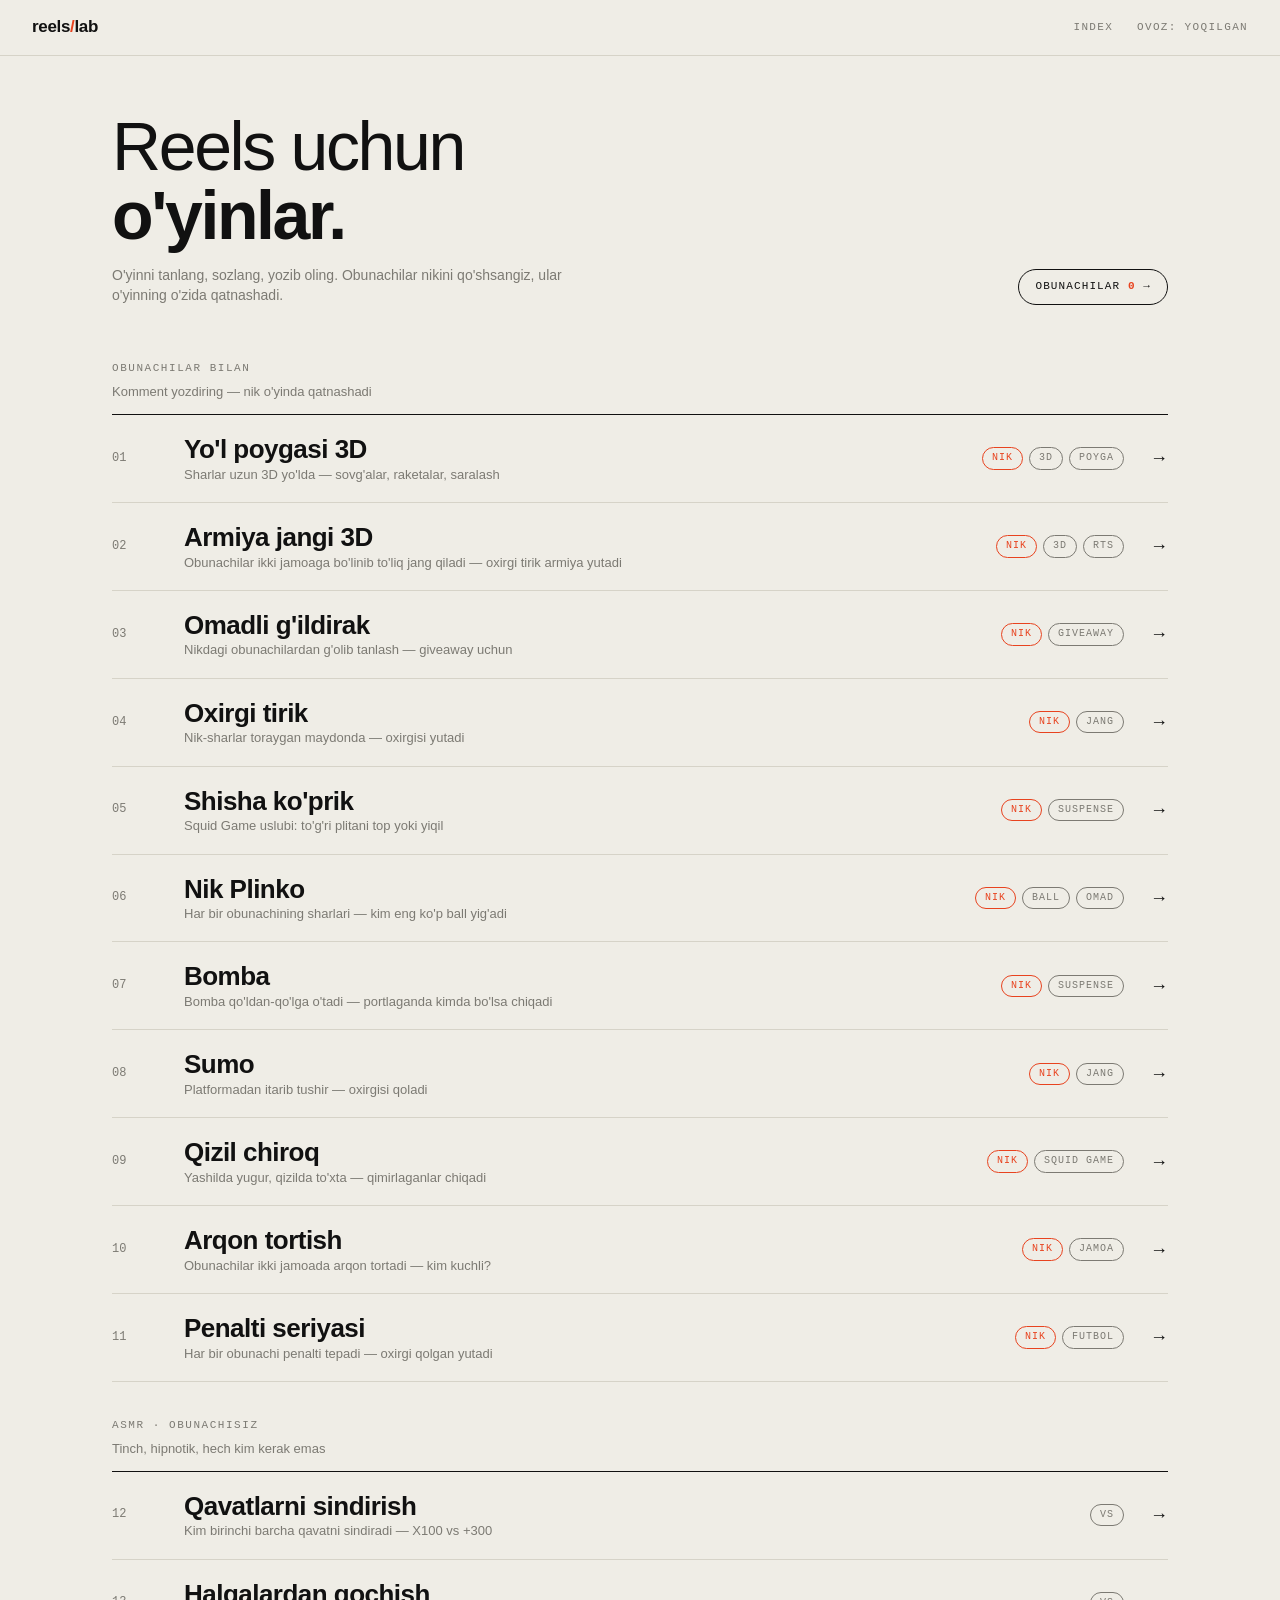
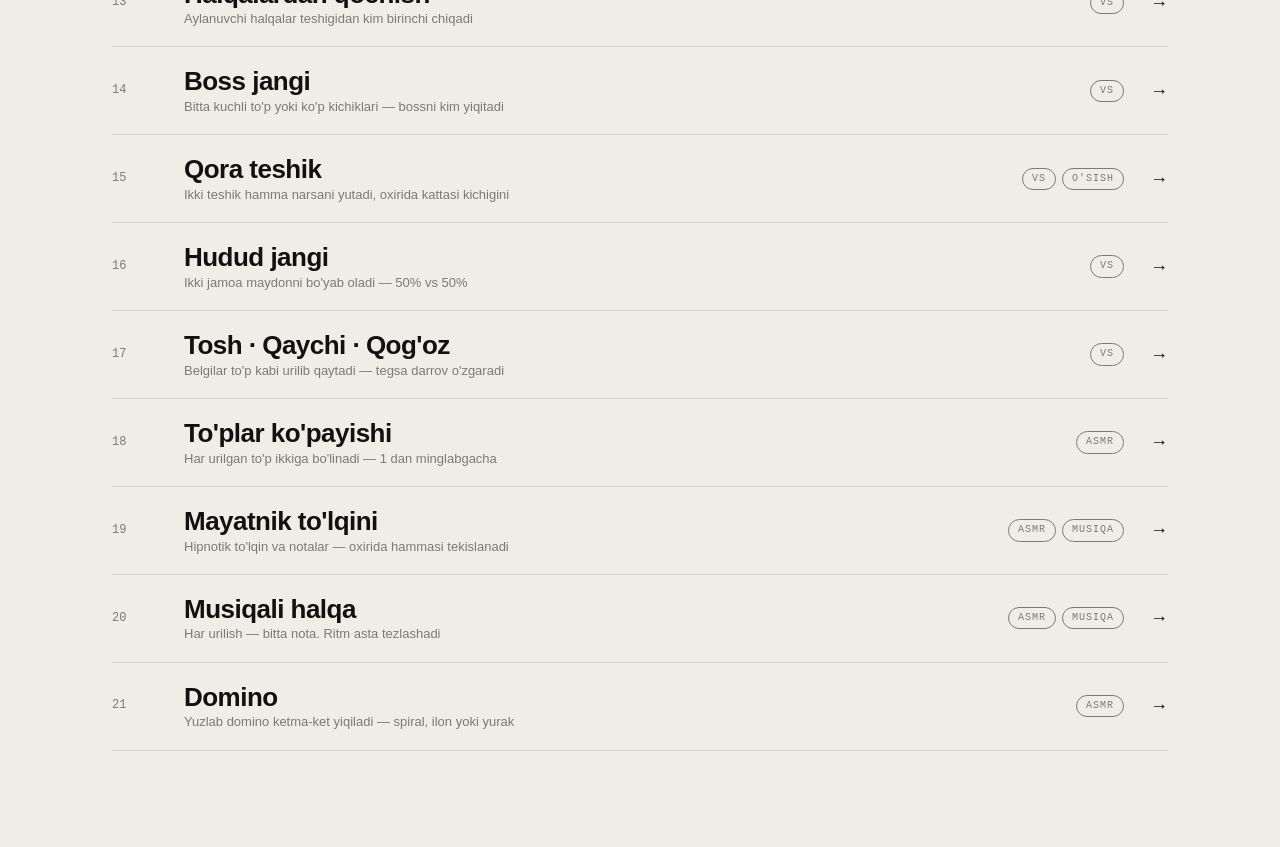
<file: index.html>
<!DOCTYPE html>
<html lang="uz">
<head>
    <meta charset="UTF-8">
    <meta name="viewport" content="width=device-width, initial-scale=1">
    <title>Reels Lab — Reels uchun o'yinlar</title>
    <link rel="stylesheet" href="css/app.css">
</head>
<body>
    <header class="bar">
        <div class="mark">reels<i>/</i>lab</div>
        <nav>
            <button class="link" id="navHome">Index</button>
            <button class="link" id="navMute">Ovoz: yoqilgan</button>
        </nav>
    </header>

    <!-- BOSH SAHIFA -->
    <main id="home" class="home">
        <div class="hero">
            <div>
                <h1>Reels uchun<br><b>o'yinlar.</b></h1>
                <p>O'yinni tanlang, sozlang, yozib oling. Obunachilar nikini qo'shsangiz, ular o'yinning o'zida qatnashadi.</p>
            </div>
            <button class="roster-chip" id="homeRoster">Obunachilar <b id="homeRosterCount">0</b> →</button>
        </div>
        <div id="index"></div>
    </main>

    <!-- STUDIYA -->
    <main id="studio" class="studio" hidden>
        <section class="stage-col">
            <div class="phone">
                <canvas id="stage"></canvas>
                <div class="gate" id="gate" hidden>
                    <div class="gate-card">
                        <div class="gate-kicker">Tayyor</div>
                        <h3>Boshlashdan oldin</h3>
                        <p>Videoga yozib olib boshlaymizmi yoki shunchaki ko'rib chiqamizmi?</p>
                        <button class="btn solid wide" id="gateRec">● Yozib boshlash</button>
                        <button class="btn wide" id="gatePlay">▶ Yozuvsiz boshlash</button>
                    </div>
                </div>
            </div>
            <div class="controls">
                <button class="btn" id="btnRestart">↻ Qayta</button>
                <button class="btn" id="btnPause">Pauza</button>
                <button class="btn rec" id="btnRec">Yozish</button>
                <span class="timer" id="recTimer"></span>
                <a class="save" id="saveLink" hidden>Videoni saqlash</a>
                <a class="save" id="srtLink" hidden>Diktor matni (.srt)</a>
                <div class="rec-note" id="recNote"></div>
            </div>
        </section>
        <aside class="side">
            <div class="side-head">
                <button class="link back" id="btnBack">← Index</button>
                <h2 id="gameName"></h2>
                <p id="gameTagline"></p>
            </div>
            <div class="tabs">
                <button class="tab on" data-tab="game">O'yin</button>
                <button class="tab" data-tab="video">Video</button>
                <button class="tab" data-tab="roster">Obunachilar</button>
            </div>
            <div class="panels">
                <div id="panelGame"></div>
                <div id="panelVideo" hidden></div>
                <div id="panelVoice" hidden></div>
                <div id="panelRoster" hidden>
                    <div class="roster-count"><span id="rosterCount">0</span><small>nik</small></div>
                    <ol class="steps">
                        <li>Videoda: "Nikingizni kommentga yozing — o'yinda qatnashasiz".</li>
                        <li>Kommentlardagi nik-larni nusxalab, shu yerga joylang (har qatorga bitta yoki vergul bilan).</li>
                        <li>"nik" belgisi bor o'yinlar ularni avtomatik ishtirokchi qiladi. "Real obunachilar" yoqilsa faqat ular qatnashadi.</li>
                        <li>Armiya jangida jangchi turini tanlash uchun: <b>nik ritsar</b>, <b>nik:kamonchi</b>, jodugar, otliq yoki shifokor.</li>
                    </ol>
                    <div class="group">Sozlamalar</div>
                    <div class="field">
                        <div class="field-head">
                            <label class="field-label" for="rosterRealOnly">Real obunachilar</label>
                            <label class="switch">
                                <input type="checkbox" id="rosterRealOnly">
                                <span class="knob"></span>
                            </label>
                        </div>
                        <div class="field-hint">Yoqilsa, o'yinlarda faqat va faqat ro'yxatdagi real obunachilar qatnashadi (bot va emojilar qo'shilmaydi).</div>
                    </div>
                    <div class="field">
                        <div class="field-head"><label class="field-label">Nik ro'yxati</label></div>
                        <textarea id="rosterText" rows="12" placeholder="@ali_01&#10;sevara&#10;javohir, madina"></textarea>
                    </div>
                    <div class="row-btns">
                        <button class="btn" id="rosterShuffle">Aralashtirish</button>
                        <button class="btn" id="rosterDemo">Namuna 12 ta</button>
                        <button class="btn" id="rosterClear">Tozalash</button>
                    </div>

                    <div class="group">Zaxira nusxa</div>
                    <p class="rost-help">Ro'yxat, jangchi turlari, jamoalar va statistika brauzer xotirasida saqlanadi. Boshqa kompyuterda davom etish uchun faylga saqlang va u yerda tiklang.</p>
                    <div class="row-btns">
                        <button class="btn solid" id="rosterExport">⬇ Faylga saqlash</button>
                        <button class="btn" id="rosterImport">⬆ Tiklash (qo'shish)</button>
                        <button class="btn" id="rosterImportReplace">⬆ Tiklash (almashtirish)</button>
                        <input type="file" id="rosterFile" accept=".json,application/json" hidden>
                    </div>
                    <div class="rost-note" id="rosterNote"></div>

                    <div class="group">Obunachilar jadvali</div>
                    <div id="rosterTable" class="rost-table"></div>
                    <div class="row-btns">
                        <button class="btn solid" id="teamsBalance">⚖️ Avto taqsimlash</button>
                        <button class="btn" id="teamsReset">Jamoalarni tozalash</button>
                        <button class="btn" id="statsReset">Statistikani tozalash</button>
                    </div>
                </div>
            </div>
        </aside>
    </main>

    <!-- tashqi kutubxona (lokal nusxa) -->
    <script src="lib/three.min.js"></script>
    <script src="lib/post/CopyShader.js"></script>
    <script src="lib/post/LuminosityHighPassShader.js"></script>
    <script src="lib/post/EffectComposer.js"></script>
    <script src="lib/post/MaskPass.js"></script>
    <script src="lib/post/ShaderPass.js"></script>
    <script src="lib/post/RenderPass.js"></script>
    <script src="lib/post/UnrealBloomPass.js"></script>

    <!-- core -->
    <script src="js/core/util.js"></script>
    <script src="js/core/draw.js"></script>
    <script src="js/core/audio.js"></script>
    <script src="js/core/fx.js"></script>
    <script src="js/core/registry.js"></script>
    <script src="js/core/gl.js"></script>
    <script src="js/core/mp4fix.js"></script>
    <script src="js/core/recorder.js"></script>
    <script src="js/core/session.js"></script>

    <!-- features -->
    <script src="js/features/roster.js"></script>
    <script src="js/features/narrator.js"></script>
    <script src="js/features/backup.js"></script>
    <script src="js/features/video-settings.js"></script>
    <script src="js/features/overlay.js"></script>

    <!-- o'yinlar (tartib bosh sahifadagi tartibni belgilaydi) -->
    <script src="js/games/track3d/track-builder.js"></script>
    <script src="js/games/track3d/rail-physics.js"></script>
    <script src="js/games/track3d/scene.js"></script>
    <script src="js/games/track3d/index.js"></script>
    <script src="js/games/army/sim.js"></script>
    <script src="js/games/army/units.js"></script>
    <script src="js/games/army/scene.js"></script>
    <script src="js/games/army/index.js"></script>
    <script src="js/games/wheel.js"></script>
    <script src="js/games/royale.js"></script>
    <script src="js/games/glass-bridge.js"></script>
    <script src="js/games/nick-plinko.js"></script>
    <script src="js/games/bomb.js"></script>
    <script src="js/games/sumo.js"></script>
    <script src="js/games/red-light.js"></script>
    <script src="js/games/tug.js"></script>
    <script src="js/games/penalty.js"></script>
    <script src="js/games/vs/vs-kit.js"></script>
    <script src="js/games/vs/floors.js"></script>
    <script src="js/games/vs/rings.js"></script>
    <script src="js/games/vs/boss.js"></script>
    <script src="js/games/hole.js"></script>
    <script src="js/games/territory.js"></script>
    <script src="js/games/rps.js"></script>
    <script src="js/games/multiply.js"></script>
    <script src="js/games/pendulum.js"></script>
    <script src="js/games/note-ring.js"></script>
    <script src="js/games/domino.js"></script>

    <!-- ui -->
    <script src="js/ui/form.js"></script>
    <script src="js/ui/shell.js"></script>
</body>
</html>
</file>
<file: css/app.css>
/* Reels Lab — minimal, qog'ozsimon dizayn. Bitta urg'u rangi, ingichka chiziqlar, tipografiya hal qiladi. */
:root {
    --paper: #efede6;
    --card: #f7f6f1;
    --ink: #111111;
    --mute: #7c7a73;
    --rule: #d6d3c8;
    --accent: #e8431f;
    --mono: ui-monospace, "SF Mono", "JetBrains Mono", Consolas, "Liberation Mono", monospace;
    --sans: "Inter", "Segoe UI", "Helvetica Neue", Arial, sans-serif;
}

* { box-sizing: border-box; }
html, body { margin: 0; height: 100%; }
body {
    background: var(--paper);
    color: var(--ink);
    font-family: var(--sans);
    font-size: 14px;
    line-height: 1.45;
    -webkit-font-smoothing: antialiased;
}
button { font: inherit; color: inherit; cursor: pointer; background: none; border: 0; padding: 0; }
[hidden] { display: none !important; }

/* ---------- yuqori qator ---------- */
.bar {
    height: 56px; padding: 0 32px;
    display: flex; align-items: center; justify-content: space-between;
    border-bottom: 1px solid var(--rule);
}
.mark { font-weight: 800; letter-spacing: -0.02em; font-size: 17px; }
.mark i { font-style: normal; color: var(--accent); }
.bar nav { display: flex; gap: 24px; align-items: center; }
.link { font-family: var(--mono); font-size: 11px; letter-spacing: .12em; text-transform: uppercase; color: var(--mute); }
.link:hover, .link.on { color: var(--ink); }

/* ---------- bosh sahifa ---------- */
.home { max-width: 1120px; margin: 0 auto; padding: 56px 32px 96px; }
.hero { display: flex; justify-content: space-between; align-items: flex-end; gap: 32px; margin-bottom: 56px; }
.hero h1 { margin: 0; font-weight: 300; font-size: clamp(36px, 6vw, 68px); line-height: 1.02; letter-spacing: -0.035em; }
.hero h1 b { font-weight: 800; }
.hero p { margin: 14px 0 0; color: var(--mute); max-width: 460px; }
.roster-chip {
    font-family: var(--mono); font-size: 11px; letter-spacing: .1em; text-transform: uppercase;
    border: 1px solid var(--ink); border-radius: 999px; padding: 9px 16px; white-space: nowrap;
}
.roster-chip:hover { background: var(--ink); color: var(--paper); }
.roster-chip b { color: var(--accent); }
.roster-chip:hover b { color: var(--paper); }

.group-title {
    font-family: var(--mono); font-size: 11px; letter-spacing: .14em; text-transform: uppercase;
    color: var(--mute); padding: 36px 0 12px; border-bottom: 1px solid var(--ink);
}
.group-title:first-of-type { padding-top: 0; }
.row {
    display: grid; grid-template-columns: 56px 1fr auto 28px; align-items: center; gap: 16px;
    padding: 20px 0; border-bottom: 1px solid var(--rule); width: 100%; text-align: left;
    transition: background .15s, color .15s, padding .15s;
}
.row:hover { background: var(--ink); color: var(--paper); padding-left: 16px; padding-right: 16px; }
.row .n { font-family: var(--mono); font-size: 12px; color: var(--mute); }
.row:hover .n, .row:hover .sub { color: #aaa79d; }
.row .name { font-size: 26px; font-weight: 600; letter-spacing: -0.02em; line-height: 1.1; }
.row .sub { display: block; margin-top: 4px; font-size: 13px; color: var(--mute); font-weight: 400; letter-spacing: 0; }
.tags { display: flex; gap: 6px; }
.tag { font-family: var(--mono); font-size: 10px; letter-spacing: .1em; text-transform: uppercase; border: 1px solid currentColor; border-radius: 999px; padding: 3px 9px; color: var(--mute); }
.tag.hot { color: var(--accent); border-color: var(--accent); }
.row:hover .tag { color: #aaa79d; }
.row:hover .tag.hot { color: #ff8a6b; border-color: #ff8a6b; }
.row .go { font-size: 18px; text-align: right; }

/* ---------- studiya ---------- */
.studio { display: grid; grid-template-columns: minmax(0, 1fr) 420px; height: calc(100vh - 56px); }
.stage-col { display: flex; flex-direction: column; align-items: center; justify-content: center; gap: 14px; padding: 20px; min-width: 0; background: #e6e3da; }
.phone { height: calc(100vh - 56px - 130px); max-height: 940px; aspect-ratio: 9 / 16; background: #0d0d10; border-radius: 18px; overflow: hidden; box-shadow: 0 1px 0 var(--rule), 0 30px 60px -30px rgba(0,0,0,.45); }
.phone canvas { width: 100%; height: 100%; display: block; }
.phone { position: relative; }
.gate { position: absolute; inset: 0; display: flex; align-items: center; justify-content: center; padding: 24px; background: rgba(13,13,16,.62); backdrop-filter: blur(3px); }
.gate-card { width: 100%; max-width: 300px; background: var(--paper); color: var(--ink); border-radius: 18px; padding: 24px 22px 22px; text-align: left; }
.gate-kicker { font-family: var(--mono); font-size: 10px; letter-spacing: .16em; text-transform: uppercase; color: var(--accent); }
.gate-card h3 { margin: 6px 0 6px; font-size: 22px; letter-spacing: -0.02em; }
.gate-card p { margin: 0 0 18px; color: var(--mute); font-size: 13px; }
.group-note { display: block; margin-top: 6px; text-transform: none; letter-spacing: 0; font-family: var(--sans); font-size: 13px; color: var(--mute); }
.rec-note { flex-basis: 100%; text-align: center; font-size: 12px; color: var(--accent); min-height: 0; }
.btn.wide { display: block; width: 100%; margin-top: 8px; text-align: center; }
.controls { display: flex; align-items: center; gap: 10px; flex-wrap: wrap; justify-content: center; }
.btn {
    font-family: var(--mono); font-size: 11px; letter-spacing: .1em; text-transform: uppercase;
    border: 1px solid var(--ink); border-radius: 999px; padding: 10px 18px; background: transparent;
    transition: background .15s, color .15s;
}
.btn:hover { background: var(--ink); color: var(--paper); }
.btn.solid { background: var(--ink); color: var(--paper); }
.btn.solid:hover { background: #000; }
.btn.rec { border-color: var(--accent); color: var(--accent); }
.btn.rec:hover { background: var(--accent); color: #fff; }
.btn.rec.live { background: var(--accent); color: #fff; }
.btn.rec.live::before { content: ""; display: inline-block; width: 7px; height: 7px; border-radius: 50%; background: #fff; margin-right: 8px; animation: blink 1s infinite; }
@keyframes blink { 50% { opacity: .25; } }
.timer { font-family: var(--mono); font-size: 12px; min-width: 42px; color: var(--mute); }
.save { font-family: var(--mono); font-size: 11px; letter-spacing: .08em; text-transform: uppercase; color: var(--accent); text-decoration: underline; text-underline-offset: 3px; }

.side { border-left: 1px solid var(--rule); background: var(--paper); display: flex; flex-direction: column; min-height: 0; }
.side-head { padding: 22px 28px 0; }
.back { margin-bottom: 18px; }
.side-head h2 { margin: 0; font-size: 26px; font-weight: 700; letter-spacing: -0.02em; }
.side-head p { margin: 4px 0 0; color: var(--mute); }
.tabs { display: flex; gap: 22px; padding: 18px 28px 0; border-bottom: 1px solid var(--rule); }
.tab { font-family: var(--mono); font-size: 11px; letter-spacing: .12em; text-transform: uppercase; color: var(--mute); padding: 0 0 12px; border-bottom: 2px solid transparent; margin-bottom: -1px; }
.tab.on { color: var(--ink); border-color: var(--ink); }
.panels { flex: 1; overflow-y: auto; padding: 8px 28px 40px; }

/* ---------- forma ---------- */
.group { font-family: var(--mono); font-size: 10px; letter-spacing: .16em; text-transform: uppercase; color: var(--accent); margin: 28px 0 4px; }
.field { padding: 14px 0; border-bottom: 1px solid var(--rule); }
.field.is-disabled { opacity: 0.38; pointer-events: none; user-select: none; }
.field.is-disabled input[type=range] { cursor: not-allowed; }
.field-head { display: flex; justify-content: space-between; align-items: baseline; margin-bottom: 8px; }
.field-label { font-family: var(--mono); font-size: 11px; letter-spacing: .08em; text-transform: uppercase; color: var(--ink); }
.field-out { font-family: var(--mono); font-size: 12px; color: var(--mute); }
.field-hint { margin-top: 6px; font-size: 12px; color: var(--mute); }
input[type=text], input[type=number], select, textarea {
    width: 100%; font: inherit; color: var(--ink); background: transparent;
    border: 0; border-bottom: 1px solid var(--ink); border-radius: 0; padding: 6px 0; outline: none;
}
textarea { border: 1px solid var(--ink); padding: 10px 12px; resize: vertical; font-family: var(--mono); font-size: 12px; background: var(--card); }
input[type=text]:focus, input[type=number]:focus, select:focus { border-bottom-color: var(--accent); }
input[type=range] { width: 100%; accent-color: var(--ink); height: 18px; margin: 0; }
.segment { display: flex; border: 1px solid var(--ink); border-radius: 999px; overflow: hidden; }
.seg { flex: 1; padding: 7px 8px; font-family: var(--mono); font-size: 11px; letter-spacing: .04em; border-right: 1px solid var(--ink); white-space: nowrap; }
.seg:last-child { border-right: 0; }
.seg.on { background: var(--ink); color: var(--paper); }
.switch { position: relative; display: inline-block; width: 38px; height: 22px; }
.switch input { opacity: 0; width: 0; height: 0; }
.knob { position: absolute; inset: 0; border: 1px solid var(--ink); border-radius: 999px; transition: background .15s; }
.knob::after { content: ""; position: absolute; top: 3px; left: 3px; width: 14px; height: 14px; border-radius: 50%; background: var(--ink); transition: transform .15s, background .15s; }
.switch input:checked + .knob { background: var(--ink); }
.switch input:checked + .knob::after { transform: translateX(16px); background: var(--paper); }

/* ---------- obunachilar paneli ---------- */
.roster-count { font-size: 44px; font-weight: 300; letter-spacing: -0.03em; margin: 18px 0 2px; }
.roster-count small { font-size: 13px; color: var(--mute); font-weight: 400; letter-spacing: 0; margin-left: 6px; }
.steps { margin: 18px 0; padding: 0; list-style: none; counter-reset: s; }
.steps li { counter-increment: s; display: grid; grid-template-columns: 26px 1fr; gap: 6px; padding: 8px 0; color: #3b3a36; }
.steps li::before { content: counter(s, decimal-leading-zero); font-family: var(--mono); font-size: 11px; color: var(--accent); padding-top: 2px; }
.row-btns { display: flex; gap: 8px; flex-wrap: wrap; margin-top: 12px; }

.game-help { margin: 18px 0 4px; padding: 12px 14px; border-left: 3px solid var(--accent); background: var(--card); font-size: 13px; line-height: 1.5; color: #3b3a36; }
.rost-help { margin: 6px 0 0; font-size: 12px; color: var(--mute); }
.rost-note { margin-top: 8px; font-size: 12px; color: var(--accent); min-height: 16px; }
.rost-table { margin-top: 8px; font-size: 12px; }
.rost-row { display: grid; grid-template-columns: minmax(0, 1.3fr) 1.2fr 0.9fr 0.8fr; gap: 8px; align-items: center; padding: 7px 0; border-bottom: 1px solid var(--rule); }
.rost-row.head { font-family: var(--mono); font-size: 10px; letter-spacing: .1em; text-transform: uppercase; color: var(--mute); }
.rost-row .nm { font-weight: 600; overflow: hidden; text-overflow: ellipsis; white-space: nowrap; }
.rost-row select { font-size: 12px; padding: 3px 0; }
.rost-row .st { font-family: var(--mono); font-size: 11px; color: var(--mute); text-align: right; }
.rost-row .dot { display: inline-block; width: 8px; height: 8px; border-radius: 50%; margin-right: 6px; }
@media (max-width: 980px) {
    .studio { grid-template-columns: 1fr; height: auto; }
    .phone { height: 72vh; }
    .side { border-left: 0; border-top: 1px solid var(--rule); }
    .row { grid-template-columns: 36px 1fr 24px; }
    .row .tags { display: none; }
    .bar, .home { padding-left: 18px; padding-right: 18px; }
    .hero { flex-direction: column; align-items: flex-start; }
}

.rost-group { display: flex; justify-content: space-between; align-items: center; margin-top: 14px; padding: 9px 12px; border-radius: 8px; font-size: 12px; }
.rost-group.red { background: rgba(232,69,42,.12); color: #c63828; }
.rost-group.blue { background: rgba(59,120,232,.12); color: #3265c4; }
.rost-group.auto { background: rgba(130,130,130,.10); color: var(--mute); }
.rost-empty { padding: 9px 12px; color: var(--mute); font-size: 11px; }
</file>
